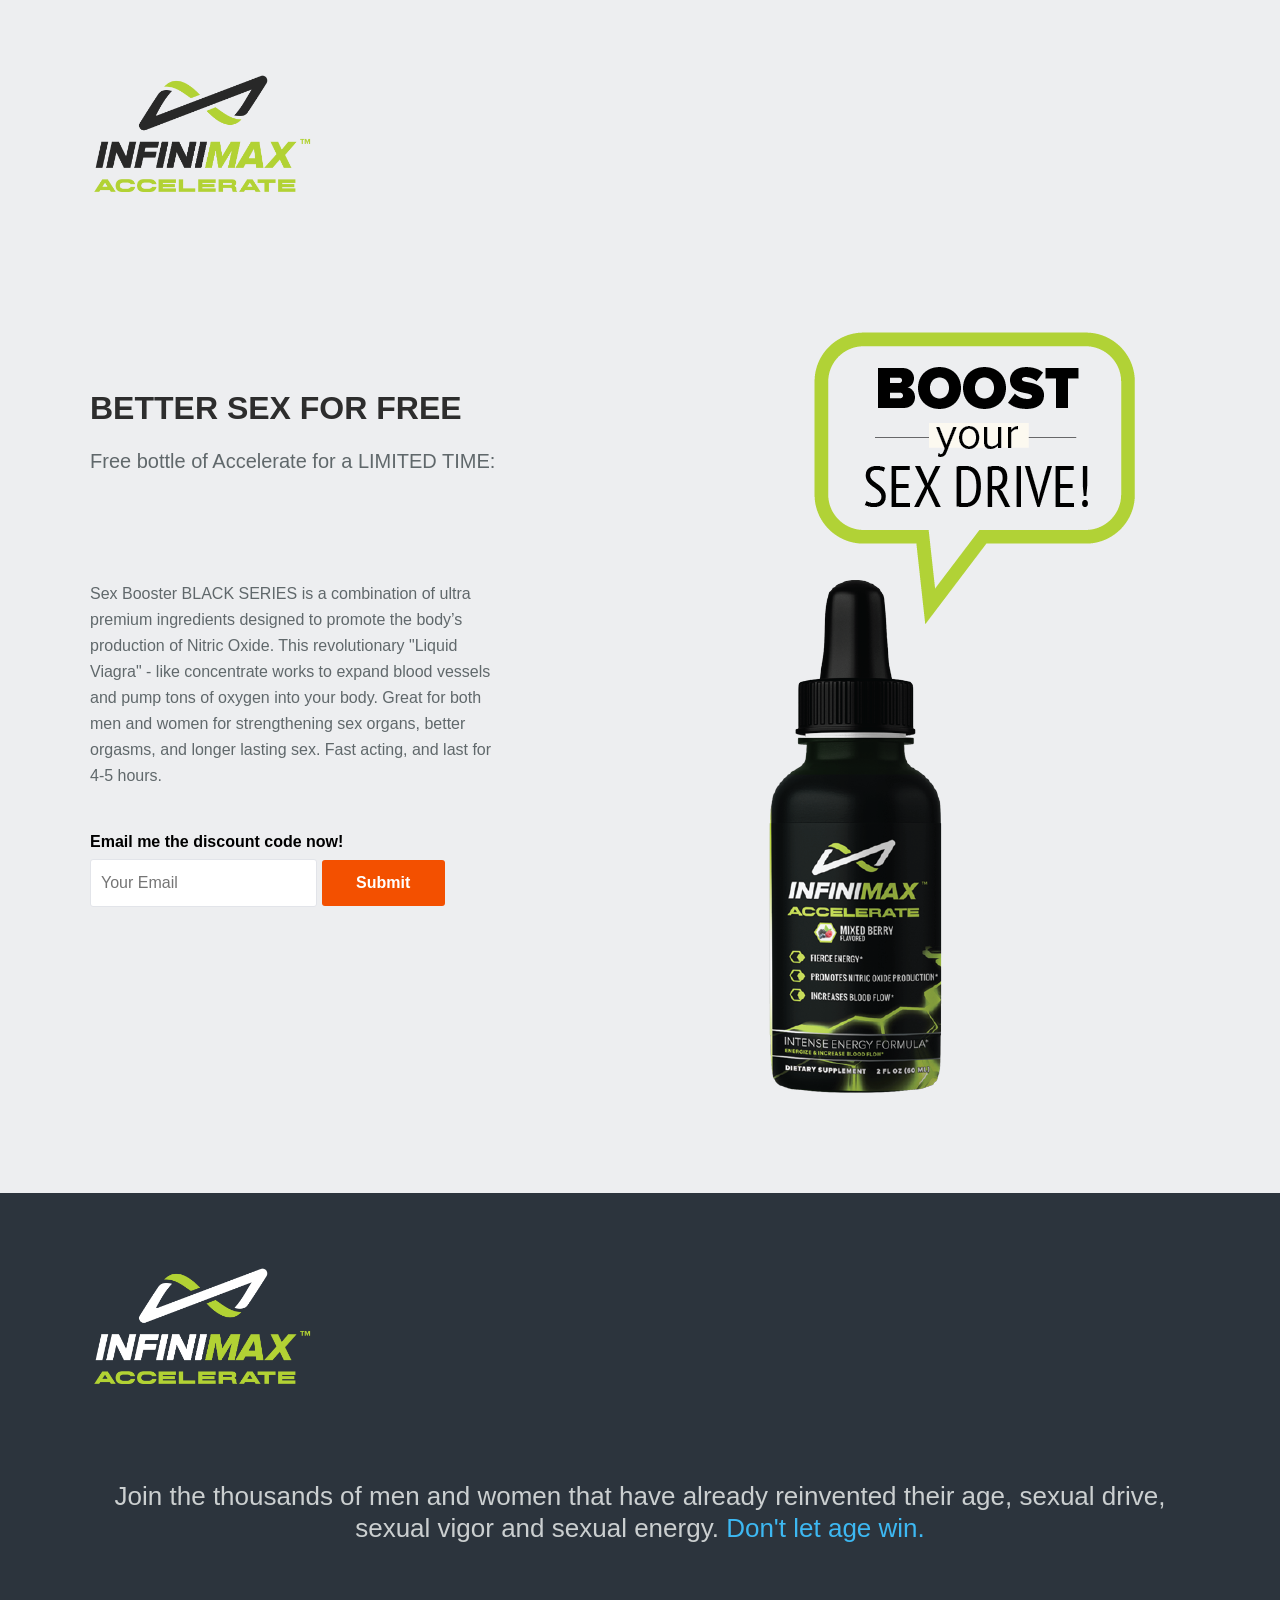
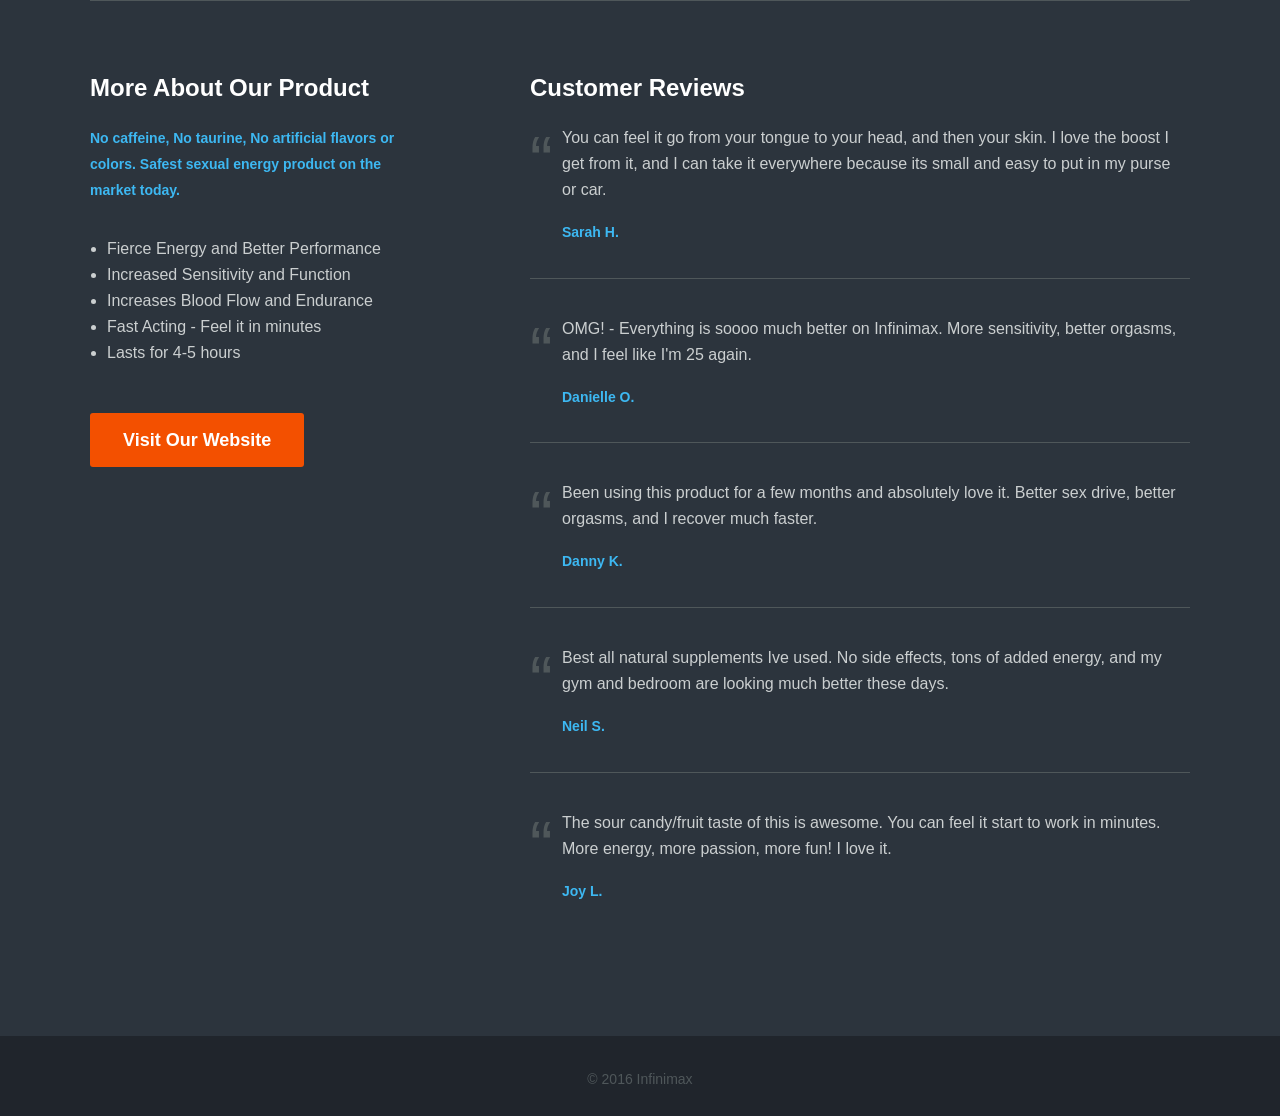
<file: index.html>
<!DOCTYPE html>
<!--[if lt IE 7]>      <html class="no-js lt-ie9 lt-ie8 lt-ie7"> <![endif]-->
<!--[if IE 7]>         <html class="no-js lt-ie9 lt-ie8"> <![endif]-->
<!--[if IE 8]>         <html class="no-js lt-ie9"> <![endif]-->
<!--[if gt IE 8]><!-->
<html class="no-js">
<!--<![endif]-->

<head>
	<meta charset="utf-8">
	<meta http-equiv="X-UA-Compatible" content="IE=edge,chrome=1">

	<!-- Update Your Title and Descriptions -->
	<title>Infinimax Accelerate Free Trial</title>
	<meta name="description" content="Insert SEO description here">

	<link rel='icon' href='favicon.ico'>

	<meta content="width=device-width, initial-scale=1, maximum-scale=1, user-scalable=no" name="viewport">
	<meta content="black" name="apple-mobile-web-app-status-bar-style">

	<!-- Start Style Sheets -->
	<link rel="stylesheet" href="css/normalize.min.css">
	<link rel="stylesheet" href="css/main.css">
	<link rel="stylesheet" href="css/fancybox.css">

	<script src="js/vendor/modernizr-2.6.2-respond-1.1.0.min.js"></script>
</head>

<body>

	<!-- ////////////////// -->
	<!-- Start Head Section -->
	<div class="header-container section" id="home">
		<header class="wrapper clearfix">
			<!-- Start Logo -->
			<h1 class="logo">
				<a href="#home"><img src="img\Accelerate.png" alt="logo" /></a>
			</h1>

		</header>


		<!-- Start Call To Action -->
		<div class="wrapper clearfix">
			<div class="cta">
				<h2 style="text-transform:uppercase;">Better Sex For FREE</h2>
				<p><strong>Free bottle of Accelerate for a LIMITED TIME:</strong></p>

				<div id="first_countdown" style="position: relative; width: 100%; height: 50px;"></div>


				<p>Sex Booster BLACK SERIES is a combination of ultra premium ingredients designed to promote the body’s production of Nitric Oxide. This revolutionary "Liquid Viagra" - like concentrate works to expand blood vessels and pump tons of oxygen into your
					body. Great for both men and women for strengthening sex organs, better orgasms, and longer lasting sex. Fast acting, and last for 4-5 hours.</p>

				<!-- DOWNLOAD BUTTON SECTION -->
				<!--<p><a href="#Your Link Here" class="btn blue">Download eBook <span>$8</span></a></p>
            		<p class="softLink"><a href="#Your Link Here">Try our Free Sample Book First </a></p>-->



				<!-- EMAIL NOTIFY SECTION -->
				<p class="softtext" style="color:black">Email me the discount code now!</p>
				<input type="text" class="field" name="email" value="" placeholder="Your Email" />
				<input type="button" class="btn blue" name="" value="Submit" />



			</div>

			<div class="book1" style="margin-top:100px;"><img src="img/acceleratefreetrial.png" alt="Insert title of Book" /></div>
			<!-- Second Single Book for Narrow Displays  -->
			<div class="book2"><img src="img/acceleratefreetrial.png" alt="Insert title of Book" /></div>
		</div>

	</div>
	<!-- /Head Section -->




	<!-- /////////////////// -->
	<!-- Start Review Section -->
	<div class="main-container section review" id="review">
		<header class="wrapper clearfix">
			<!-- Start Logo -->
			<h1 class="logo">
				<a href="#home"><img src="img\Accelerate White.png" alt="logo" /></a>
			</h1>

		</header>


		<div class="main wrapper clearfix">
			<!-- Call Out -->
			<div class="callout">
				<p>Join the thousands of men and women that have already reinvented their age, sexual drive, sexual vigor and sexual energy. <span>Don't let age win.</span></p>
			</div>


			<!-- Reviews -->
			<div class="twoThirds right">
				<h3>Customer Reviews</h3>
				<!-- Quote -->
				<p class="quote">You can feel it go from your tongue to your head, and then your skin. I love the boost I get from it, and I can take it everywhere because its small and easy to put in my purse or car.</p>
				<h6>Sarah H.</h6>

				<hr/>
				<!-- Quote -->
				<p class="quote">OMG! - Everything is soooo much better on Infinimax. More sensitivity, better orgasms, and I feel like I'm 25 again.</p>
				<h6>Danielle O.</h6>

				<hr/>
				<!-- Quote -->
				<p class="quote">Been using this product for a few months and absolutely love it. Better sex drive, better orgasms, and I recover much faster.</p>
				<h6>Danny K.</h6>

				<hr/>
				<!-- Quote -->
				<p class="quote">Best all natural supplements Ive used. No side effects, tons of added energy, and my gym and bedroom are looking much better these days.</p>
				<h6>Neil S.</h6>

				<hr/>
				<!-- Quote -->
				<p class="quote">The sour candy/fruit taste of this is awesome. You can feel it start to work in minutes. More energy, more passion, more fun! I love it.</p>
				<h6>Joy L.</h6>
			</div>



			<!-- Author Bio -->
			<div class="third left author">
				<h3>More About Our Product</h3>
				<h6>No caffeine, No taurine, No artificial flavors or colors. Safest sexual energy product on the market today. </h6>

				<ul>
					<li>Fierce Energy and Better Performance</li>
					<li>Increased Sensitivity and Function</li>
					<li>Increases Blood Flow and Endurance</li>
					<li> Fast Acting - Feel it in minutes</li>
					<li>Lasts for 4-5 hours</li>
				</ul>

				<p><a href="#Your Link Here" class="btn blue">Visit Our Website</a></p>
			</div>



		</div>
	</div>
	<!-- /Review Section -->


	<div class="footer-container">© 2016 Infinimax</div>



	<!-- Start Scripts -->
	<script src="http://ajax.googleapis.com/ajax/libs/jquery/1.8.3/jquery.min.js"></script>
	<script>
		window.jQuery || document.write('<script src="js/vendor/jquery-1.8.3.min.js"><\/script>')
	</script>
	<script src="js/jquery.widowFix-1.3.2.min.js"></script>
	<script src="js/jquery.smooth-scroll.js"></script>
	<script src="js/mosaic.1.0.1.min.js"></script>
	<script src="js/jquery.fancybox.js"></script>
	<script src="js/jquery.responsive_countdown.js"></script>

	<script src="js/main.js"></script>

	<!-- Start Google Analytics -->
	<script>
		var _gaq = [
			['_setAccount', 'UA-XXXXX-X'],
			['_trackPageview']
		];
		(function(d, t) {
			var g = d.createElement(t),
				s = d.getElementsByTagName(t)[0];
			g.src = ('https:' == location.protocol ? '//ssl' : '//www') + '.google-analytics.com/ga.js';
			s.parentNode.insertBefore(g, s)
		}(document, 'script'));
	</script>
</body>

</html>
</file>
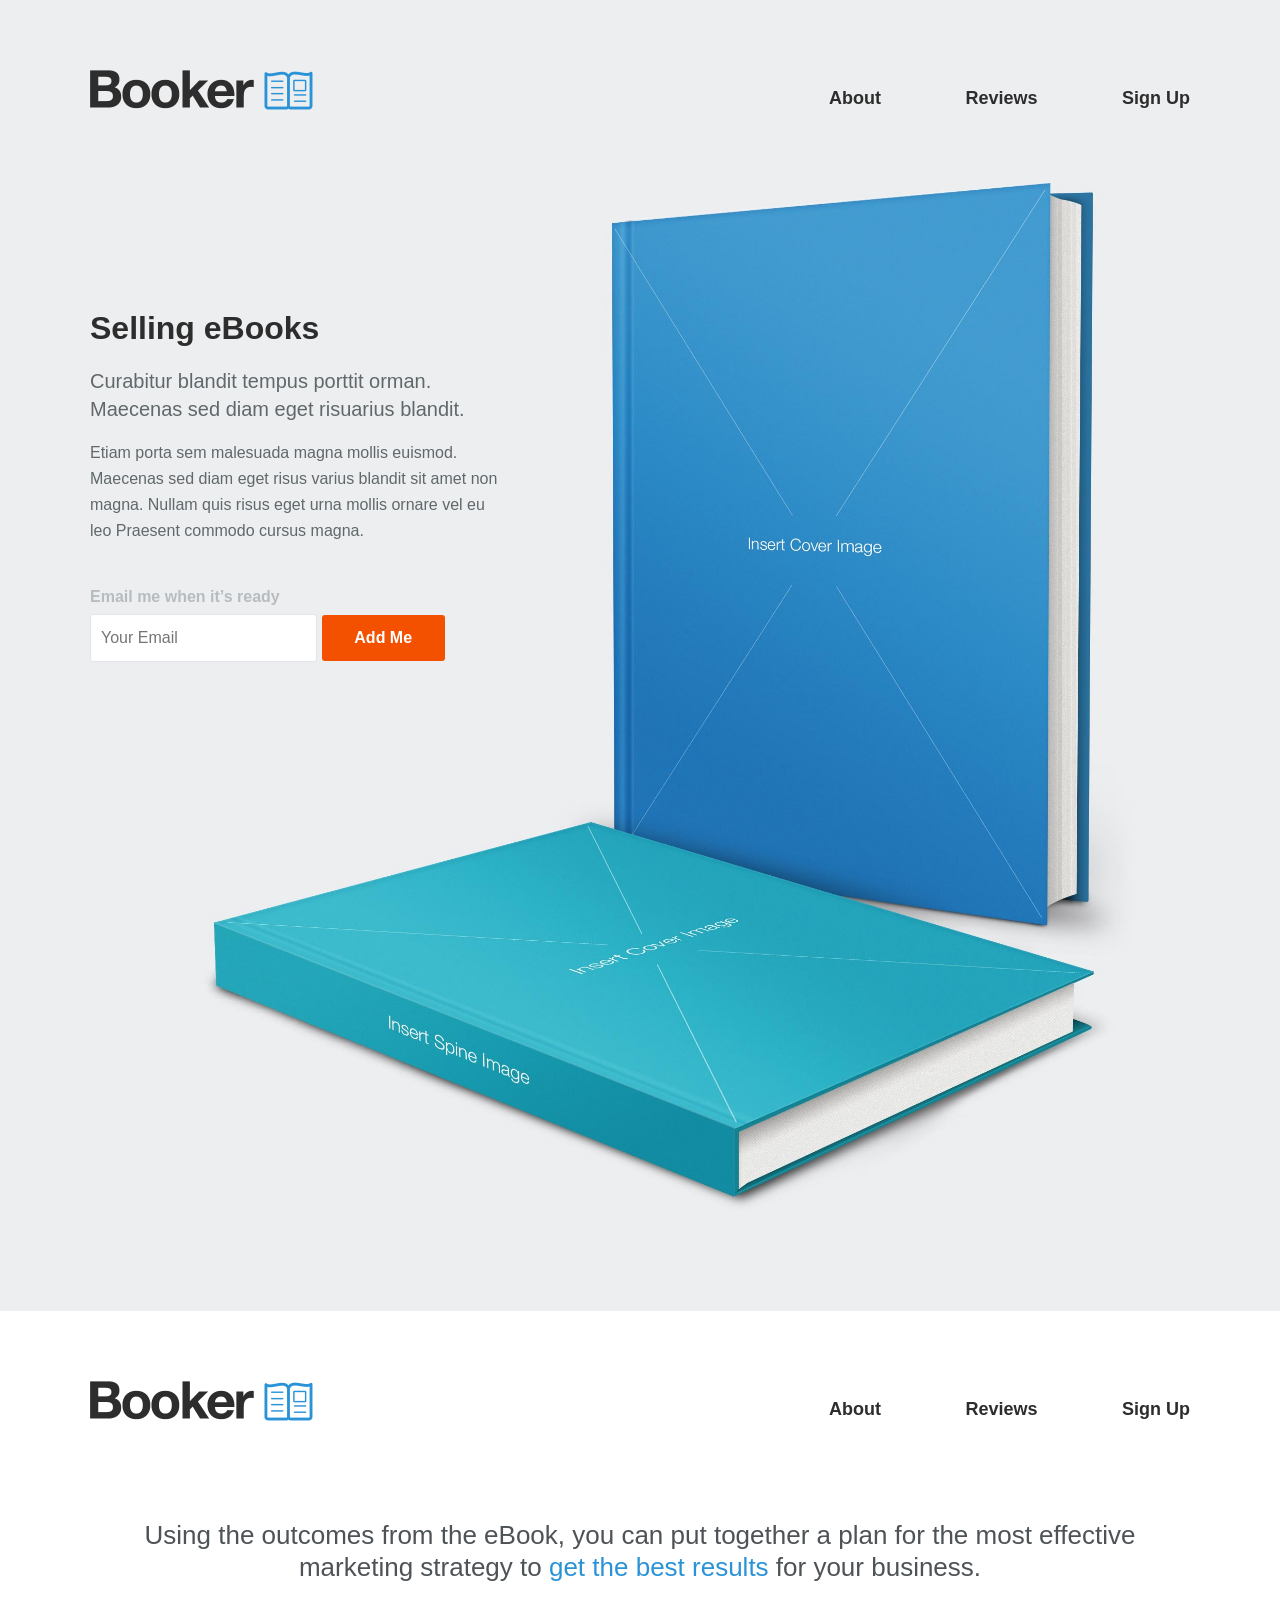
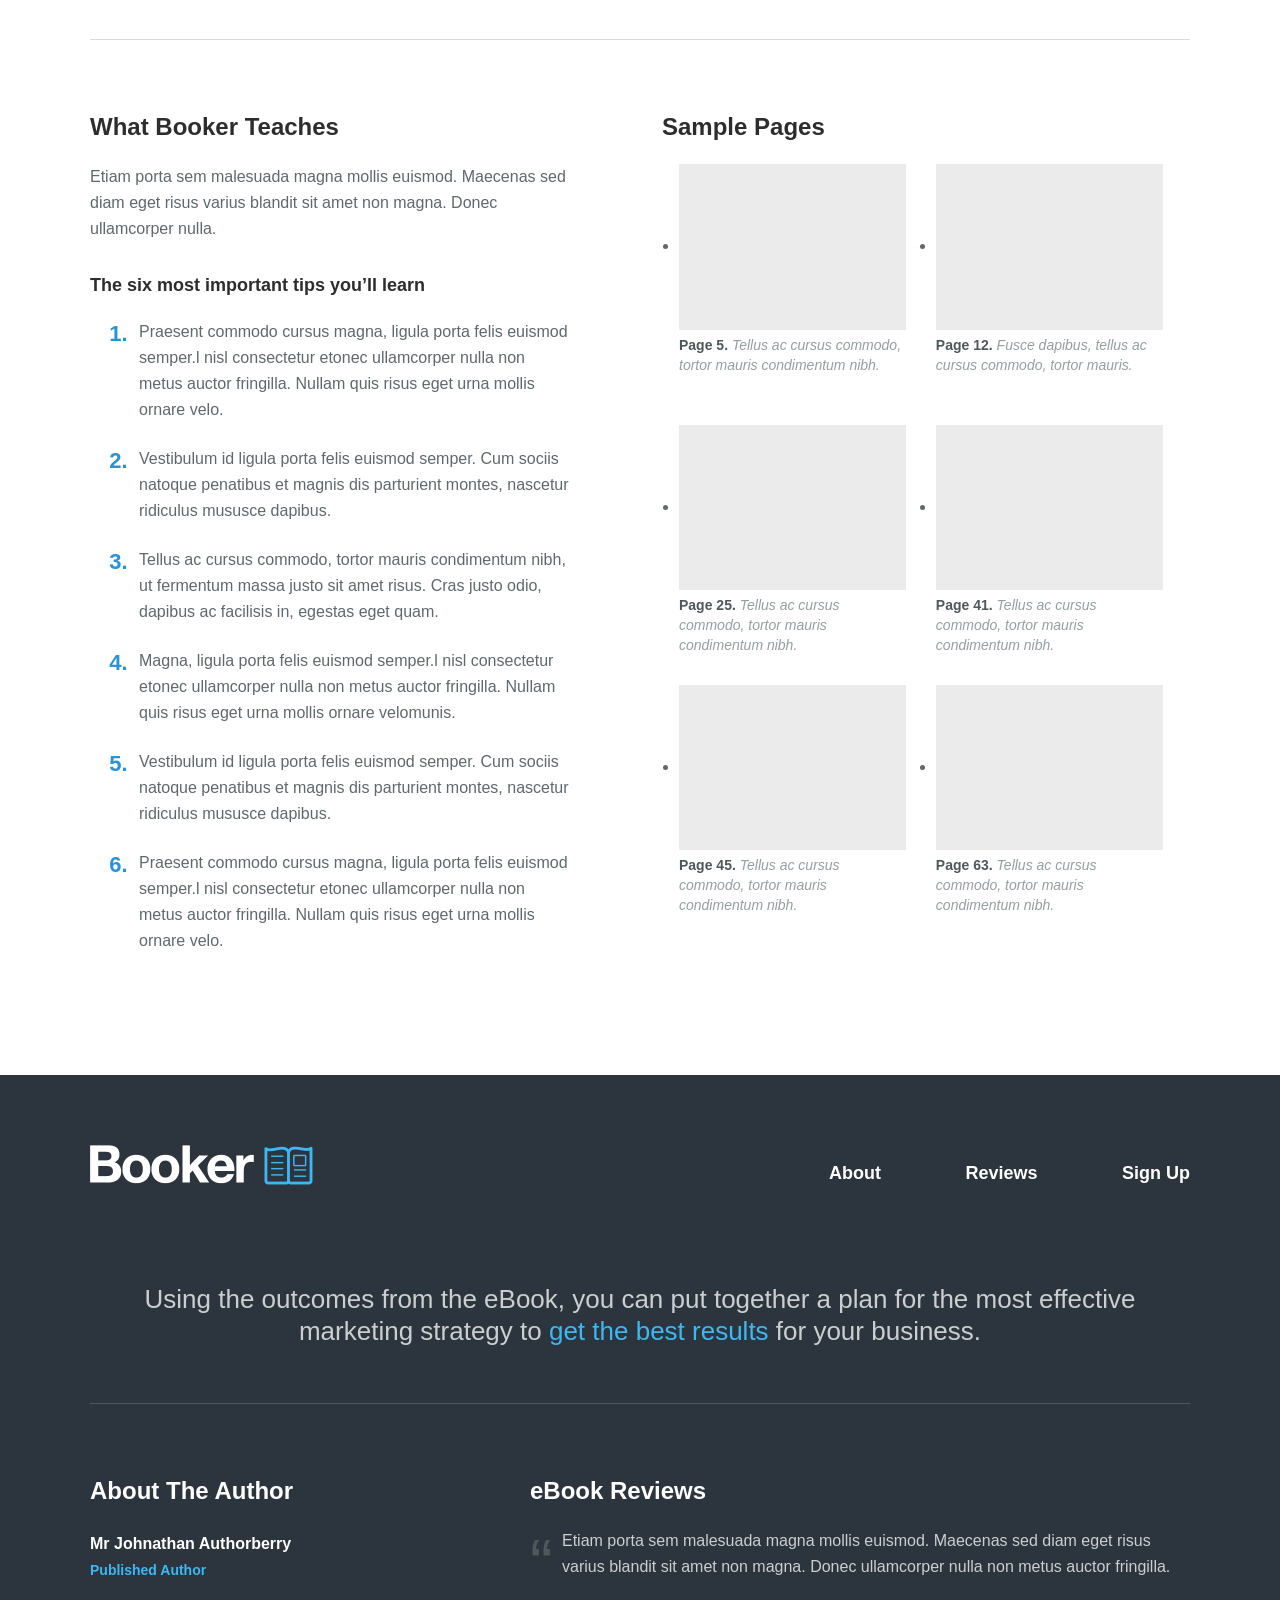
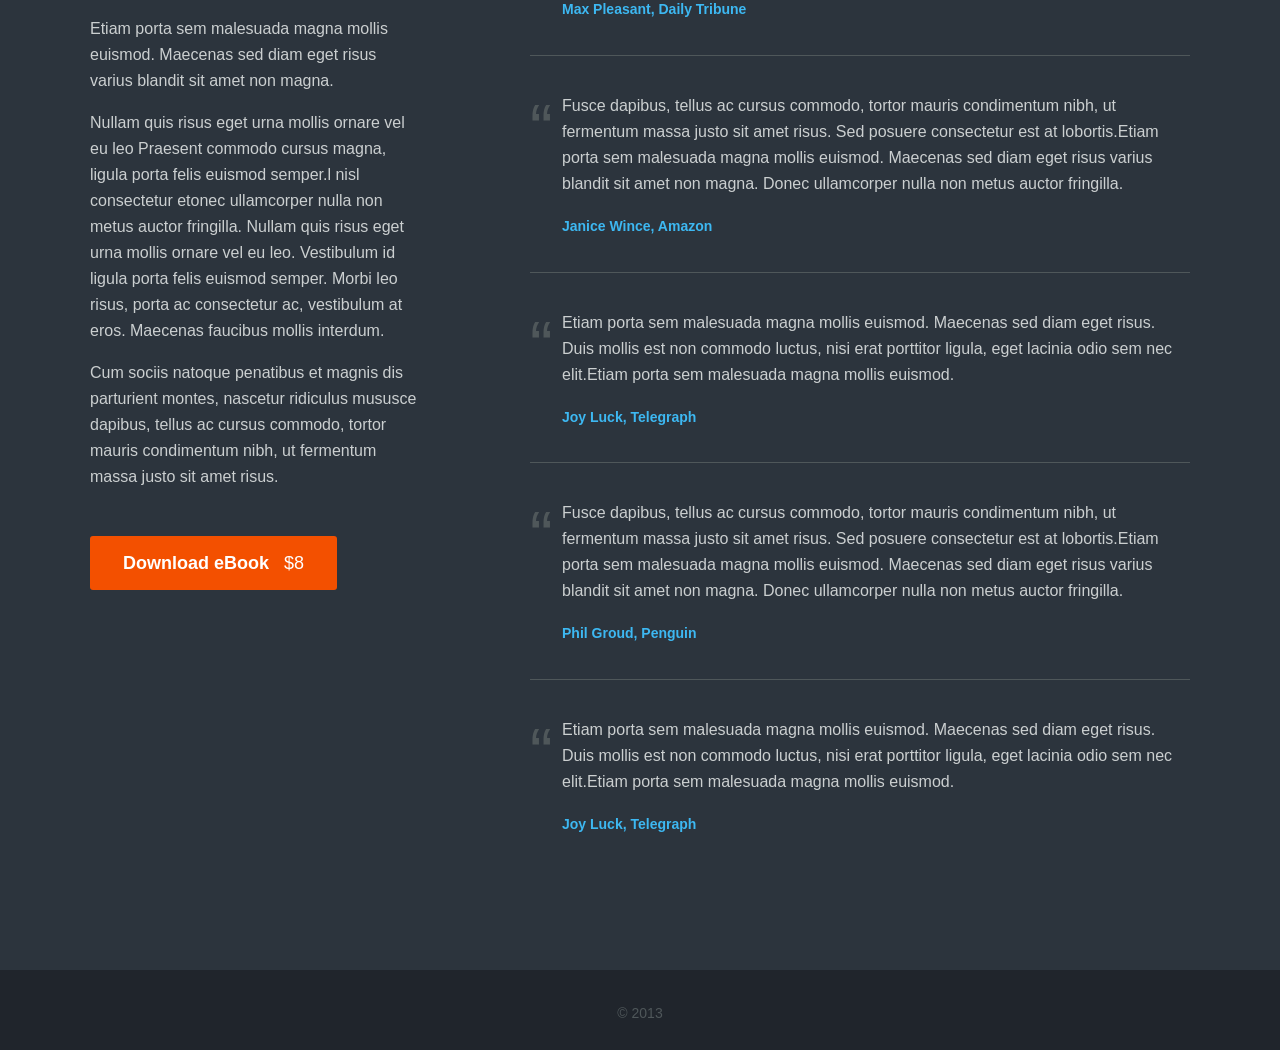
<file: comingsoon.html>
<!DOCTYPE html>
<!--[if lt IE 7]>      <html class="no-js lt-ie9 lt-ie8 lt-ie7"> <![endif]-->
<!--[if IE 7]>         <html class="no-js lt-ie9 lt-ie8"> <![endif]-->
<!--[if IE 8]>         <html class="no-js lt-ie9"> <![endif]-->
<!--[if gt IE 8]><!--> <html class="no-js"> <!--<![endif]-->
    <head>
        <meta charset="utf-8">
        <meta http-equiv="X-UA-Compatible" content="IE=edge,chrome=1">
        
        <!-- Update Your Title and Descriptions -->
        <title>Booker - An eBook Theme</title>
        <meta name="description" content="Insert your SEO description here">
        
        <meta content="width=device-width, initial-scale=1, maximum-scale=1, user-scalable=no" name="viewport">
        <meta content="black" name="apple-mobile-web-app-status-bar-style">
		
		<!-- Start Style Sheets -->
        <link rel="stylesheet" href="css/normalize.min.css">
        <link rel="stylesheet" href="css/main.css">
        <link rel="stylesheet" href="css/fancybox.css">

        <script src="js/vendor/modernizr-2.6.2-respond-1.1.0.min.js"></script>
    </head>
    <body>
		
		<!-- ////////////////// -->
		<!-- Start Head Section -->
        <div class="header-container section" id="home">
        	<header class="wrapper clearfix">
        		<!-- Start Logo -->
                <h1 class="logo"><a href="#home"><img src="img/logo_dark.png" alt="logo" /></a></h1>
                
                <!-- Start Main Menu -->
                <nav>
                    <ul class="nav">
                        <li><a href="#about">About</a></li>
                        <li><a href="#review">Reviews</a></li>
                        <li class="last"><a href="#home">Sign Up</a></li>
                    </ul>
                </nav>
            </header>
            
            
            <!-- Start Call To Action -->
            <div class="wrapper clearfix">
            	<div class="cta">
            		<h2>Selling eBooks</h2>
            		<p><strong>Curabitur blandit tempus porttit orman. Maecenas sed diam eget risuarius blandit.</strong></p>
            		<p>Etiam porta sem malesuada magna mollis euismod. Maecenas sed diam eget risus varius blandit sit amet non magna. Nullam quis risus eget urna mollis ornare vel eu leo Praesent commodo cursus magna.</p>
            		

            		<!-- EMAIL NOTIFY SECTION -->
            		<p class="softtext">Email me when it’s ready</p>
            		<input type="text" class="field" name="email" value="" placeholder="Your Email" />
            		<input type="submit" class="btn blue" name="" value="Add Me" />
            
            	
            	</div>
            	
            	<div class="book1"><img src="img/books.jpg" alt="Insert title of Book" /></div>
            	 <!-- Second Single Book for Narrow Displays  -->
            	<div class="book2"><img src="img/book_single.jpg" alt="Insert title of Book" /></div>
            </div>
            
        </div><!-- /Head Section -->
        
        




		<!-- /////////////////// -->
		<!-- Start About Section -->
        <div class="main-container section about" id="about">
            <header class="wrapper clearfix">
            	<!-- Start Logo -->
                <h1 class="logo"><a href="#home"><img src="img/logo_dark.png" alt="logo" /></a></h1>
                
                <!-- Start Main Menu -->
                <nav>
                    <ul class="nav">
                        <li><a href="#about">About</a></li>
                        <li><a href="#review">Reviews</a></li>
                        <li class="last"><a href="#home">Sign Up</a></li>
                    </ul>
                </nav>
            </header>
            
				
			<div class="main wrapper clearfix">
				<!-- Call Out -->	
				<div class="callout">
					<p>Using the outcomes from the eBook, you can put together a plan for the most effective marketing strategy to <span>get the best results</span> for your business.</p>
				</div>
				
				<!-- Learning List -->
                <div class="half left">
                    <h3>What Booker Teaches</h3>
                    <p>Etiam porta sem malesuada magna mollis euismod. Maecenas sed diam eget risus varius blandit sit amet non magna. Donec ullamcorper nulla.</p>
                    
                    <h4>The six most important tips you’ll learn</h4>
                    <ol>
                    	<li>Praesent commodo cursus magna, ligula porta felis euismod semper.l nisl consectetur etonec ullamcorper nulla non metus auctor fringilla. Nullam quis risus eget urna mollis ornare velo.</li> 
                    
                    	<li>Vestibulum id ligula porta felis euismod semper. Cum sociis natoque penatibus et magnis dis parturient montes, nascetur ridiculus mususce dapibus.</li> 
                    
                    	<li>Tellus ac cursus commodo, tortor mauris condimentum nibh, ut fermentum massa justo sit amet risus. Cras justo odio, dapibus ac facilisis in, egestas eget quam.</li>
                    
                    	<li>Magna, ligula porta felis euismod semper.l nisl consectetur etonec ullamcorper nulla non metus auctor fringilla. Nullam quis risus eget urna mollis ornare velomunis.</li> 
                    
                    	<li>Vestibulum id ligula porta felis euismod semper. Cum sociis natoque penatibus et magnis dis parturient montes, nascetur ridiculus mususce dapibus.</li>
                    
                    	<li>Praesent commodo cursus magna, ligula porta felis euismod semper.l nisl consectetur etonec ullamcorper nulla non metus auctor fringilla. Nullam quis risus eget urna mollis ornare velo.</li>
                    </ol>	
                </div>
				
				<!-- Sample Pages List -->
                <div class="half right pages">
                    <h3>Sample Pages</h3>
                    <ul>
                    	<!-- Start Page Thumb -->
                    	<li>
                    		<div class="mosaic-block circle">
                    			<a class="fancybox mosaic-overlay" href="img/image.jpg" data-fancybox-group="gallery"></a>
                    			<div class="mosaic-backdrop"><img src="img/thumb.jpg"/></div>
                    		</div>
                    		<em><span>Page 5.</span> Tellus ac cursus commodo, tortor mauris condimentum nibh.</em>
                    	</li>
                    	
                    	<!-- Start Page Thumb -->
                    	<li class="even">
                    		<div class="mosaic-block circle">
                    			<a class="fancybox mosaic-overlay" href="img/image.jpg" data-fancybox-group="gallery"></a>
                    			<div class="mosaic-backdrop"><img src="img/thumb.jpg"/></div>
                    		</div>
                       		<em><span>Page 12.</span> Fusce dapibus, tellus ac cursus commodo, tortor mauris.</em>
                    	</li>
                    	
                    	<!-- Start Page Thumb -->
                    	<li>
                    		<div class="mosaic-block circle">
                    			<a class="fancybox mosaic-overlay" href="img/image.jpg" data-fancybox-group="gallery"></a>
                    			<div class="mosaic-backdrop"><img src="img/thumb.jpg"/></div>
                    		</div>
                    		<em><span>Page 25.</span> Tellus ac cursus commodo, tortor mauris condimentum nibh.</em>
                    	</li>
                    	
                    	<!-- Start Page Thumb -->
                    	<li class="even">
                    		<div class="mosaic-block circle">
                    			<a class="fancybox mosaic-overlay" href="img/image.jpg" data-fancybox-group="gallery"></a>
                    			<div class="mosaic-backdrop"><img src="img/thumb.jpg"/></div>
                    		</div>
                    		<em><span>Page 41.</span> Tellus ac cursus commodo, tortor mauris condimentum nibh.</em>
                    	</li>
                    	
                    	<!-- Start Page Thumb -->
                    	<li>
                    		<div class="mosaic-block circle">
                    			<a class="fancybox mosaic-overlay" href="img/image.jpg" data-fancybox-group="gallery"></a>
                    			<div class="mosaic-backdrop"><img src="img/thumb.jpg"/></div>
                    		</div>
                    		<em><span>Page 45.</span> Tellus ac cursus commodo, tortor mauris condimentum nibh.</em>
                    	</li>
                    	
                    	<!-- Start Page Thumb -->
                    	<li class="even">
                    		<div class="mosaic-block circle">
                    			<a class="fancybox mosaic-overlay" href="img/image.jpg" data-fancybox-group="gallery"></a>
                    			<div class="mosaic-backdrop"><img src="img/thumb.jpg"/></div>
                    		</div>
                    		<em><span>Page 63.</span> Tellus ac cursus commodo, tortor mauris condimentum nibh.</em>
                    	</li>
                    </ul>	
                </div>

            </div> 
        </div> <!-- /About Section -->
        
        
        
        
        
        
        <!-- /////////////////// -->
        <!-- Start Review Section -->
        <div class="main-container section review" id="review">
            <header class="wrapper clearfix">
            	<!-- Start Logo -->
                <h1 class="logo"><a href="#home"><img src="img/logo_light.png" alt="logo" /></a></h1>
                
                <!-- Start Main Menu -->
                <nav>
                    <ul class="nav">
                        <li><a href="#about">About</a></li>
                        <li><a href="#review">Reviews</a></li>
                        <li class="last"><a href="#home">Sign Up</a></li>
                    </ul>
                </nav>
            </header>
            
        		
        	<div class="main wrapper clearfix">
        		<!-- Call Out -->	
        		<div class="callout">
        			<p>Using the outcomes from the eBook, you can put together a plan for the most effective marketing strategy to <span>get the best results</span> for your business.</p>
        		</div>
        		
        		        		
        		<!-- Reviews -->
        		<div class="twoThirds right">
        			<h3>eBook Reviews</h3>
        			<!-- Quote -->
        			<p class="quote">Etiam porta sem malesuada magna mollis euismod. Maecenas sed diam eget risus varius blandit sit amet non magna. Donec ullamcorper nulla non metus auctor fringilla.</p> 
        			<h6>Max Pleasant, Daily Tribune</h6>
        			
        			<hr/>
        			<!-- Quote -->
        			<p class="quote">Fusce dapibus, tellus ac cursus commodo, tortor mauris condimentum nibh, ut fermentum massa justo sit amet risus. Sed posuere consectetur est at lobortis.Etiam porta sem malesuada magna mollis euismod. Maecenas sed diam eget risus varius blandit sit amet non magna. Donec ullamcorper nulla non metus auctor fringilla. </p>
        			<h6>Janice Wince, Amazon</h6>
        			
        			<hr/>
        			<!-- Quote -->
        			<p class="quote">Etiam porta sem malesuada magna mollis euismod. Maecenas sed diam eget risus. Duis mollis est non commodo luctus, nisi erat porttitor ligula, eget lacinia odio sem nec elit.Etiam porta sem malesuada magna mollis euismod.</p>
        			<h6>Joy Luck, Telegraph</h6>
        			
        			<hr/>
        			<!-- Quote -->
        			<p class="quote">Fusce dapibus, tellus ac cursus commodo, tortor mauris condimentum nibh, ut fermentum massa justo sit amet risus. Sed posuere consectetur est at lobortis.Etiam porta sem malesuada magna mollis euismod. Maecenas sed diam eget risus varius blandit sit amet non magna. Donec ullamcorper nulla non metus auctor fringilla.</p> 
        			<h6>Phil Groud, Penguin</h6>
        			
        			<hr/>
        			<!-- Quote -->
        			<p class="quote">Etiam porta sem malesuada magna mollis euismod. Maecenas sed diam eget risus. Duis mollis est non commodo luctus, nisi erat porttitor ligula, eget lacinia odio sem nec elit.Etiam porta sem malesuada magna mollis euismod.</p>
        			<h6>Joy Luck, Telegraph</h6>
        		</div>
        		
        		
        		
        		<!-- Author Bio -->
        		<div class="third left author">
        			<h3>About The Author</h3>
        			<h5>Mr Johnathan Authorberry</h5>
        			<h6>Published Author</h6>
        			<p>Etiam porta sem malesuada magna mollis euismod. Maecenas sed diam eget risus varius blandit sit amet non magna.</p> 
        			<p>Nullam quis risus eget urna mollis ornare vel eu leo Praesent commodo cursus magna, ligula porta felis euismod semper.l nisl consectetur etonec ullamcorper nulla non metus auctor fringilla. Nullam quis risus eget urna mollis ornare vel eu leo. Vestibulum id ligula porta felis euismod semper. Morbi leo risus, porta ac consectetur ac, vestibulum at eros. Maecenas faucibus mollis interdum.</p>
        			<p>Cum sociis natoque penatibus et magnis dis parturient montes, nascetur ridiculus mususce dapibus, tellus ac cursus commodo, tortor mauris condimentum nibh, ut fermentum massa justo sit amet risus.</p>
        			<p><a href="#" class="btn blue">Download eBook <span>$8</span></a></p>
        		</div>
        		
        		
        		
        	</div> 
        </div> <!-- /Review Section -->		
        
        
		<div class="footer-container">© 2013</div>



		<!-- Start Scripts -->	
        <script src="http://ajax.googleapis.com/ajax/libs/jquery/1.8.3/jquery.min.js"></script>
        <script>window.jQuery || document.write('<script src="js/vendor/jquery-1.8.3.min.js"><\/script>')</script>
        <script src="js/jquery.widowFix-1.3.2.min.js"></script> 
        <script src="js/jquery.smooth-scroll.js"></script> 
        <script src="js/mosaic.1.0.1.min.js"></script> 
        <script src="js/jquery.fancybox.js"></script> 
           
        <script src="js/main.js"></script> 



		<!-- Start Google Analytics -->
        <script>
            var _gaq=[['_setAccount','UA-XXXXX-X'],['_trackPageview']];
            (function(d,t){var g=d.createElement(t),s=d.getElementsByTagName(t)[0];
            g.src=('https:'==location.protocol?'//ssl':'//www')+'.google-analytics.com/ga.js';
            s.parentNode.insertBefore(g,s)}(document,'script'));
        </script>
    </body>
</html>
</file>
<file: css/main.css>
html, button, input, select, textarea {
 color: #60686b /* Update Default Text Color */
}
body {
 font-size: 1em; line-height: 1.4;
}
::-moz-selection {
 background: #d1ebf7; text-shadow: none; color: #2a2a2a;
}
::selection {
 background: #d1ebf7; text-shadow: none; color: #2a2a2a;
}
hr {
 display: block; height: 1px; border: 0; border-top: 1px solid #dadada; margin: 1em 0; padding: 0; clear: both;
}
img {
 vertical-align: middle
}
fieldset {
 border: 0; margin: 0; padding: 0;
}
textarea {
 resize: vertical
}
.chromeframe {
 margin: 0.2em 0; background: #ccc; color: #000; padding: 0.2em 0;
}
a {
 text-decoration: none
}
body {
 font: 16px/26px Helvetica, Helvetica Neue, Arial
}
.wrapper {
 width: 90%; margin: 0 5%;
}

body {
    font: 16px/26px Helvetica, Helvetica Neue, Arial;
}
.wrapper {
    width: 90%;
    margin: 0 5%;
}





/* ==========================================================================
   Typography
   ========================================================================== */

h1, h2, h3, h4, h5, h6, strong{
	font-weight: bold; color: #2d2d2d;
}
h1{ font-size: 48px;}
h2{ font-size: 32px; }
h3{ font-size: 24px; }
h4{ font-size: 18px; margin-bottom: 15px; margin-top: 30px; }
h5{ font-size: 16px; margin-bottom: 0; }
h6{ font-size: 14px; color: #2a93d8; margin-top: 0;}
em{ font-style: italic; }

a{
	text-decoration: none;
	-webkit-transition: all 300ms ease-in-out;
	-moz-transition: all 300ms ease-in-out;
	-ms-transition: all 300ms ease-in-out;
	-o-transition: all 300ms ease-in-out;
	transition: all 300ms ease-in-out;	
}
a:hover{
	color: #2a93d8;
}
.callout{
	text-align: center;
	display: block;
	border-bottom: 1px solid #dadada;
	font-size: 26px;
	font-weight: 300;
	color: #4d5356;
	line-height: 32px;
	margin-bottom: 50px;
	padding: 30px 0;
}
.callout span{
	color: #2a93d8;
}
ul, ol{
	margin: 17px; padding: 0;
}
ol {
	counter-reset:li;
}
ol > li {
	position:relative; 
	margin:0 0 15px 1.5em; 
	padding:4px 8px; 
	list-style:none; 
}
ol > li:before {
	content:counter(li)"."; /* Use the counter as content */
	counter-increment:li; /* Increment the counter by 1 */
	position:absolute;
	top:2px;
	left:-1.5em;
	width:1.5em;
	margin-right:8px;
	padding:4px;
	color:#2a93d8;
	font-size: 22px;
	font-weight:bold;
	text-align:center;
}
li ol, li ul {margin-top:6px;}
ol ol li:last-child {margin-bottom:0;}
.quote{
	position: relative;
	padding-left: 32px;
} 
.quote:before{
	content: "“";
	font-size: 68px;
	color: #4f575a;
	position: absolute;
	left: 0;
	top: 22px;
}
.twoThirds h6{
	padding-left: 32px;
}

/* ==========================================================================
   Forms
   ========================================================================== */
.btn{
	color: #fff;
	-webkit-border-radius: 3px;
	border-radius: 3px;
	font-size: 18px; 
	text-align: center; 
	padding: 14px 10%; 
	font-weight: bold; 
	display: inline-block;
	background-color: #666;
	margin-top: 30px;
}
.btn span{
	font-weight: normal;
	padding-left: 10px;
}
.blue{
	background-color: #f35000;}

.blue:hover{
	background-color: #B2D234;
	color: #fff;
}
input{
	background-color: #fff;
	border: 1px solid #e2e4e9;
	-webkit-border-radius: 3px;
	border-radius: 3px;
	padding: 14px 10px;
	color: #b6bcbf;
}
input.btn{
	padding: 14px 30px;
	border: none;
	margin-top: 5px;
	width: 30%;
	min-width: 100px;
	font-size: 16px;
	margin-bottom: 30px;
	-webkit-transition: all 300ms ease-in-out;
	-moz-transition: all 300ms ease-in-out;
	-ms-transition: all 300ms ease-in-out;
	-o-transition: all 300ms ease-in-out;
	transition: all 300ms ease-in-out;	
}
.field{
	width: 50%;
	min-width: 130px;
}   
   
   
   
/* ==========================================================================
   Navigation
   ========================================================================== */
nav{
	float: right;
	margin-top: 15px;	
}
nav ul { margin: 0; padding: 0; }
nav ul li{
	margin-right: 80px;
	display: inline-block;
}
nav a {
    font-weight: bold;
    color: #2d2d2d;
    font-size: 18px;
}
nav a:hover{
	color: #2a93d8;
}

/* ==========================================================================
   LOGO
   ========================================================================== */
.logo{
	margin: 0;
	padding: 0;
	float: left;
	width: 223px; /* Update This*/
}
.logo img{
	width: 100%;
}




/* ==========================================================================
   Lay Out Styles
   ========================================================================== */
.wrapper {
    width: 1100px; 
    margin: 0 auto;
	padding: 0 20px 100px;
}
header.wrapper{
	padding-top: 70px;
	padding-bottom: 40px;
}
.half{
	width: 46%;
}
.third{
	width: 30%;
}
.twoThirds{
	width: 60%;
}
.left{
	float: left;
}
.half.right{
	width: 48%;
}
.right{
	float: right;
}






/* ==========================================================================
   Header Section
   ========================================================================== */
.header-container {
	background: #edeef0;
	/*
	background: url([data-uri]);
	background: -moz-radial-gradient(center, ellipse cover,  #ffffff 30%, #edeef0 75%);
	background: -webkit-gradient(radial, center center, 0px, center center, 100%, color-stop(30%,#ffffff), color-stop(75%,#edeef0));
	background: -webkit-radial-gradient(center, ellipse cover,  #ffffff 30%,#edeef0 75%);
	background: -o-radial-gradient(center, ellipse cover,  #ffffff 30%,#edeef0 75%);
	background: -ms-radial-gradient(center, ellipse cover,  #ffffff 30%,#edeef0 75%);
	background: radial-gradient(ellipse at center,  #ffffff 30%,#edeef0 75%);
	filter: progid:DXImageTransform.Microsoft.gradient( startColorstr='#ffffff', endColorstr='#edeef0',GradientType=1 ); 
	*/
}
.header-container .wrapper{
	position: relative;
}
.cta{
	width: 36%;
	float: left;
	margin-top: 12%;
	position: absolute;
}
.cta strong{
	font-weight: 300;
	font-size: 20px;
	color: #60686b;
}
.softLink{
	margin-top: -5px;
}
.softLink a, .softtext{
	color: #b6bcbf;
	font-size: 14px;
	font-weight: bold;
}
.softLink a:hover{
	color: #1a1a1a;
}
.softtext{
	font-size: 16px;
	margin-bottom: 0;
	margin-top: 40px;
}
.book1, .book2{
	float: right;
	margin-top: 30px;
	margin-right:55px;
	max-width: 934px;
}
.book1 img, .book2 img{
	width: 100%;
}
.book2{
	display: none;
}




/* ==========================================================================
   About Section
   ========================================================================== */
.about {
   background-color: #fff;
}
.pages li{
	float: left;
	width: 46%;
	padding-bottom: 30px;
}
.pages li.even{
	margin-left: 6%;
}
.pages li img{
	width: 100%;
}
.pages em{
	padding-top: 5px;
	color: #969ea1;
	font-size: 14px;
	line-height: 20px;
	display: block;
	min-height: 60px;
}
.pages em span{
	color: #4f575a;
	font-weight: bold;
	font-style: normal;
}





/* ==========================================================================
   Review Section
   ========================================================================== */
.review {
   background-color: #2c343d;
   color: #cbcfd0;
}
.review nav a{
	color: #fff;
}
.review nav a:hover{
	color: #3db8f2;
}
.review h1, .review h2, .review h3, .review h4, .review h5, .review h6, .review strong{
	color: #fff;
}
.review h6{
	color: #3db8f2;
}
.review hr{
	 border-top: 1px solid #4f575a;
	 padding-bottom: 20px;
}
.review .callout{
	border-bottom: 1px solid #4f575a;
	color: #cbcfd0;
}
.review .callout span{
	color: #3db8f2;
}










/* ==========================================================================
   Footer Section
   ========================================================================== */

.footer-container {
    color: #4f575a;
    background-color: #20252c;
    height: 50px;
    padding-top: 30px;
    text-align: center;
    font-size: 14px;
}




/* ==========================================================================
   Author's custom styles
   ========================================================================== */
	
.mosaic-block {
	position:relative;
	overflow:hidden;
	background:#fff url(../img/fancybox_loading.gif) no-repeat center center;
}

.mosaic-backdrop {
	display:none;
	top:0;
	height:100%;
	width:100%;
	background:#fff;
}
	
.mosaic-overlay {
	display:none;
	z-index:5;
	position:absolute;
	width:100%;
	height:100%;
	background:#fff;
}
	
.circle .mosaic-overlay {
	background:url(../img/magnify.png) no-repeat center center;
	background-color: rgba(0, 0, 0, .25);
	background-size: 41px 41px;
	opacity:0;
	-ms-filter: "progid:DXImageTransform.Microsoft.Alpha(Opacity=00)";
	filter:alpha(opacity=00);
	display:none;
}
@media (min--moz-device-pixel-ratio: 1.5),
	(-o-min-device-pixel-ratio: 3/2),
	(-webkit-min-device-pixel-ratio: 1.5),
	(min-device-pixel-ratio: 1.5),
	(min-resolution: 1.5dppx) {
.circle .mosaic-overlay{
	background:url(../img/magnify@2x.png) no-repeat center center;
	background-size: 41px 41px;
}
}
	












/* ==========================================================================
   Media Queries
   ========================================================================== */

@media only screen and (max-width: 480px) {
	.pages li{
		float: none;
		width: 100%;
		padding-bottom: 30px;
	}
	.pages li.even{
		margin-left: 0%;
	}
	.cta{
		width: 100%!important;
		margin-left: 0!important;
	}
	.callout{
		font-size: 20px;
		line-height: 26px;
	}
 }

@media only screen and (max-width: 768px) {
	.half, .third, .twoThirds, .half.right{
		width: 100%;
		float: none;
	}
	header.wrapper{
		padding-bottom: 25px;
	}
	.cta{
		width: 80%;
		float: none;
		position: relative;
		margin-top: 50px;
		margin-left: 10%;
		margin-right: 0;
	}
	.book1{
		display: none;
	}
	.book2{
		display: block;
	}
	.logo{
		float: none;
		text-align: center;
		margin: -15px auto 45px;
	}
	nav{
		float: none;
		border-bottom: 1px solid #dadada;
		padding-bottom: 15px;
	}
	.review nav{
		border-bottom: 1px solid #4f575a;
	}
	nav ul{
		text-align: center;
	}
	nav ul li{
		float: none;
		display: inline-block;
		width: 30%;
		text-align: center;
		margin: 0;
		border-right: 1px solid #dadada;
	}
	nav ul li.last{
		width: 35%;
	}
	.pages{
		padding-top: 20px;
		margin-top: 40px;
		border-top: 1px solid #dadada;
	}
	.review nav ul li{
		border-right: 1px solid #4f575a;
	}
	.review nav ul li.last{
		border: none;
	}
	.callout{
		padding-top: 0;
	}
	.author{
		border-top: 1px solid #4f575a;
		margin-top: 40px;
		padding-top: 30px;
	}

 }

@media only screen and (max-width: 1140px) { 
	.wrapper {
	    width: 90%; 
	    margin: 0 auto;
	    padding: 0 0 80px;
	}
}






/* ==========================================================================
   Helper classes
   ========================================================================== */

.ir {
 background-color: transparent; border: 0; overflow: hidden; *text-indent: -9999px;
}
.ir:before {
 content: ""; display: block; width: 0; height: 100%;
}
.hidden {
 display: none !important; visibility: hidden;
}
.visuallyhidden {
 border: 0; clip: rect(0 0 0 0); height: 1px; margin: -1px; overflow: hidden; padding: 0; position: absolute; width: 1px;
}
.visuallyhidden.focusable:active, .visuallyhidden.focusable:focus {
 clip: auto; height: auto; margin: 0; overflow: visible; position: static; width: auto;
}
.invisible {
 visibility: hidden;
}
.clearfix:before, .clearfix:after {
 content: " "; display: table;
}
.clearfix:after {
 clear: both;
}
.clearfix {
 *zoom: 1;
}
.last {
 margin-right: 0; border: none; padding-bottom: 0; padding-right: 0;
}










/* ==========================================================================
   Print styles
   ========================================================================== */

@media print {
    * {
        background: transparent !important;
        color: #000 !important; /* Black prints faster: h5bp.com/s */
        box-shadow: none !important;
        text-shadow: none !important;
    }

    a,
    a:visited {
        text-decoration: underline;
    }

    a[href]:after {
        content: " (" attr(href) ")";
    }

    abbr[title]:after {
        content: " (" attr(title) ")";
    }

    /*
     * Don't show links for images, or javascript/internal links
     */

    .ir a:after,
    a[href^="javascript:"]:after,
    a[href^="#"]:after {
        content: "";
    }

    pre,
    blockquote {
        border: 1px solid #999;
        page-break-inside: avoid;
    }

    thead {
        display: table-header-group; /* h5bp.com/t */
    }

    tr,
    img {
        page-break-inside: avoid;
    }

    img {
        max-width: 100% !important;
    }

    @page {
        margin: 0.5cm;
    }

    p,
    h2,
    h3 {
        orphans: 3;
        widows: 3;
    }

    h2,
    h3 {
        page-break-after: avoid;
    }
}
</file>
